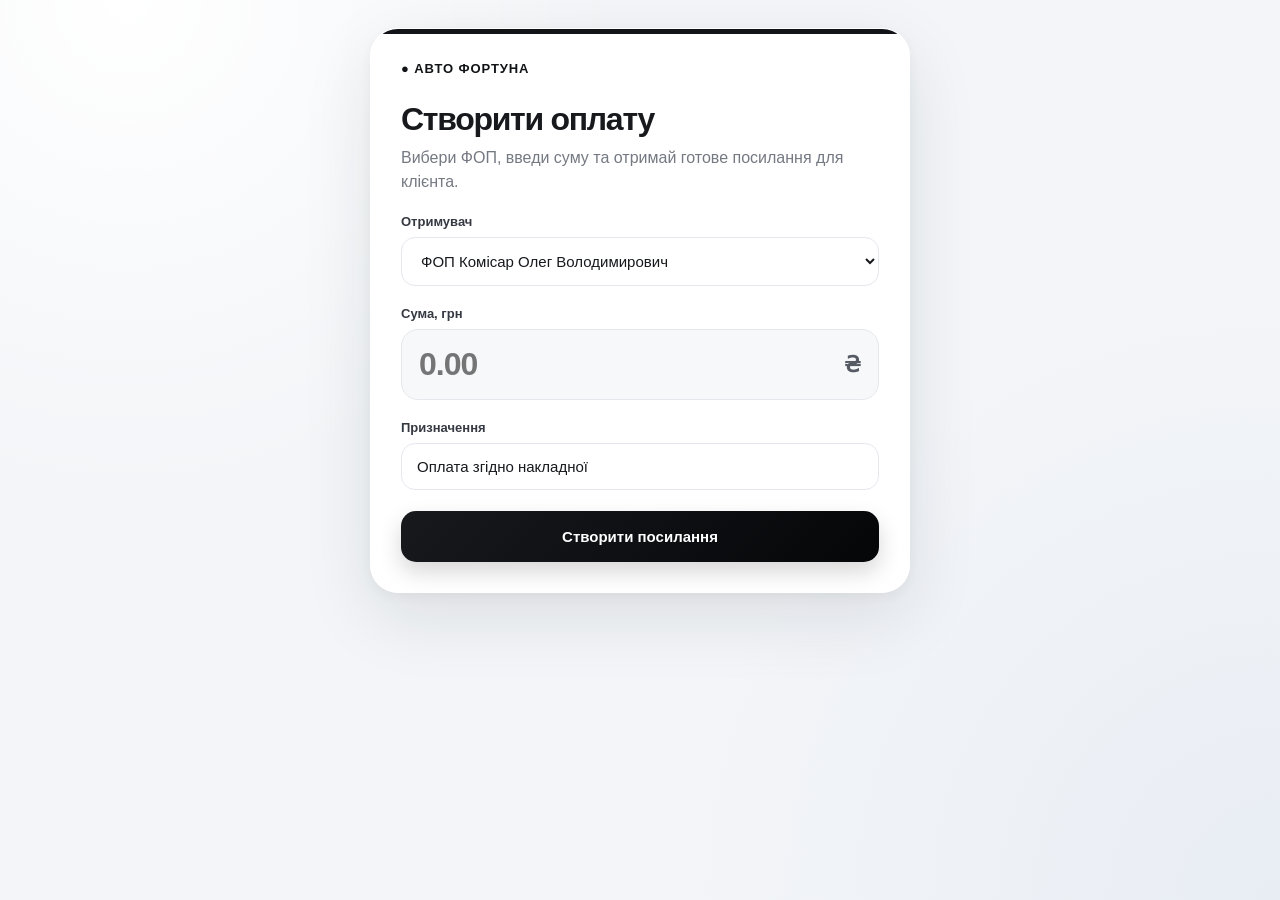
<file: index.html>
<!doctype html>
<html lang="uk">
<head>
<meta charset="utf-8">
<meta name="viewport" content="width=device-width,initial-scale=1">
<title>Авто Фортуна — створення оплати</title>
<link rel="stylesheet" href="style.css">
</head>
<body>
<main class="wrap">
<section class="card">
<div class="brand">● АВТО ФОРТУНА</div>
<h1>Створити оплату</h1>
<p class="muted">Вибери ФОП, введи суму та отримай готове посилання для клієнта.</p>

<label for="fop">Отримувач</label>
<select id="fop" class="text">
<option value="fop1">ФОП Комісар Олег Володимирович</option>
<option value="fop2">ФОП Вашкулат Олександр Васильович</option>
</select>

<label for="amount">Сума, грн</label>
<div class="amount-box">
<input id="amount" inputmode="decimal" placeholder="0.00">
<span>₴</span>
</div>

<label for="purpose">Призначення</label>
<input id="purpose" class="text" value="Оплата згідно накладної">

<button id="create" class="primary" type="button">Створити посилання</button>

<div id="result" class="result hidden">
<b>Посилання для клієнта</b>
<input id="link" class="text" readonly>
<div class="actions">
<button id="copy" class="secondary" type="button">Скопіювати</button>
<button id="open" class="secondary" type="button">Відкрити</button>
</div>
<div id="status"></div>
</div>
</section>
</main>
<script src="app.js"></script>
</body>
</html>
</file>
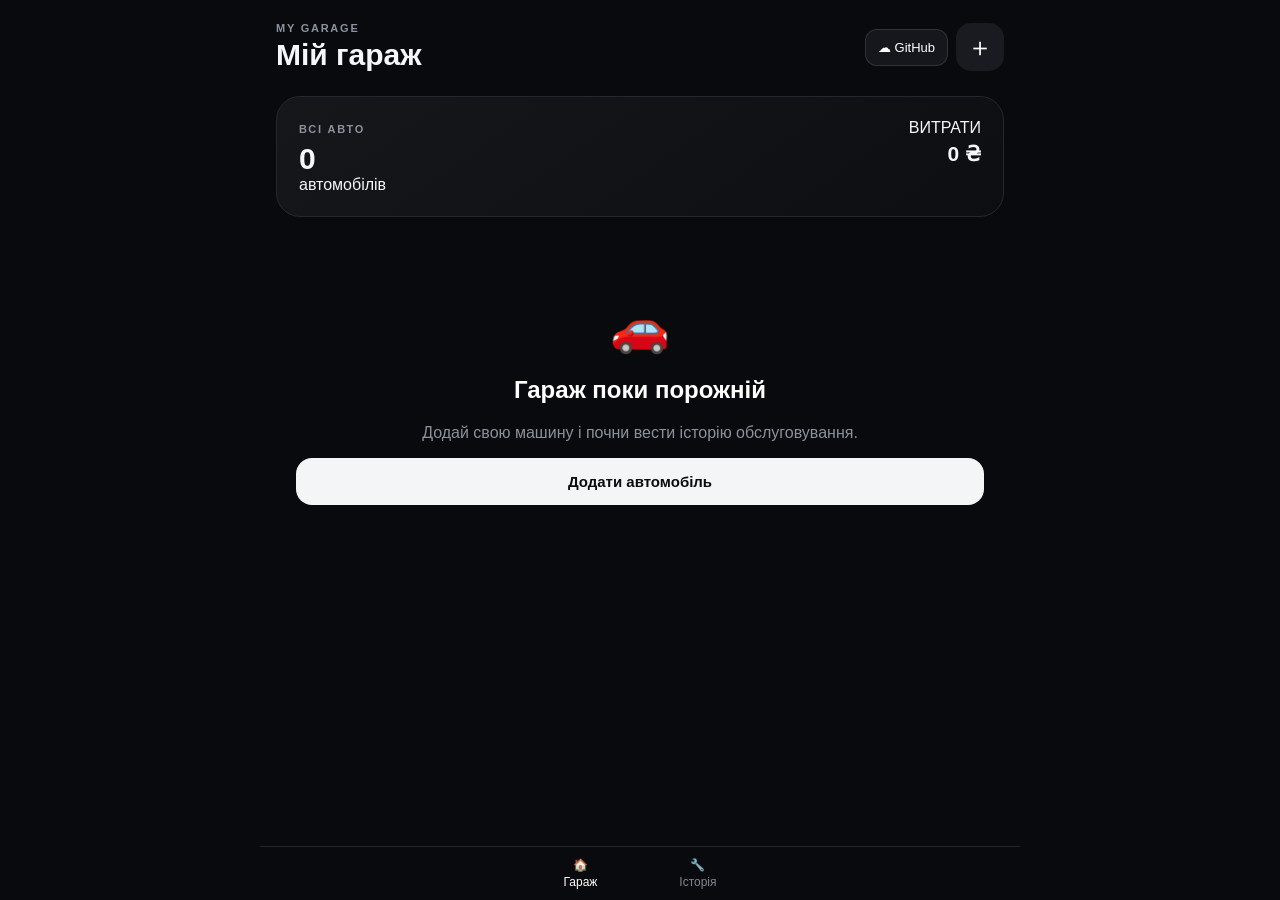
<file: my-garage.html>
<!doctype html>
<html lang="uk">
<head>
<meta charset="utf-8">
<meta name="viewport" content="width=device-width,initial-scale=1,viewport-fit=cover">
<meta name="theme-color" content="#090a0d">
<title>My Garage</title>
<link rel="stylesheet" href="garage.css">
</head>
<body>
<div class="app">
<header class="topbar">
  <div><div class="eyebrow">MY GARAGE</div><h1>Мій гараж</h1></div>
  <div class="top-actions"><button id="syncGithub" class="sync-btn">☁︎ GitHub</button><button id="addCar" class="icon-btn">＋</button></div>
</header>
<main>
  <section class="hero">
    <div><span class="eyebrow">ВСІ АВТО</span><strong id="carCount">0</strong><span>автомобілів</span></div>
    <div class="hero-stat"><span>ВИТРАТИ</span><strong id="totalCost">0 ₴</strong></div>
  </section>
  <div id="cars" class="cars"></div>
  <section id="empty" class="empty hidden"><div class="empty-icon">🚗</div><h2>Гараж поки порожній</h2><p>Додай свою машину і почни вести історію обслуговування.</p><button class="primary" id="addCarEmpty">Додати автомобіль</button></section>
</main>
<nav class="bottom"><button class="nav active">🏠<span>Гараж</span></button><button class="nav" id="historyNav">🔧<span>Історія</span></button></nav>
</div>

<dialog id="carDialog"><form method="dialog" id="carForm" class="dialog">
  <button type="button" class="close" id="closeCar">×</button>
  <div class="eyebrow">НОВИЙ АВТОМОБІЛЬ</div><h2>Додати машину</h2>
  <label>Назва<input name="name" placeholder="Peugeot 206" required></label>
  <div class="grid2"><label>Рік<input name="year" type="number" placeholder="2006"></label><label>Пробіг, км<input name="mileage" type="number" placeholder="187450"></label></div>
  <div class="grid2"><label>Двигун<input name="engine" placeholder="1.4 бензин"></label><label>Коробка<input name="gearbox" placeholder="АКПП"></label></div>
  <label>Власник<input name="owner" placeholder="Я / Папа"></label>
  <button class="primary" value="save">Сохранить</button>
</form></dialog>

<dialog id="carViewDialog"><div class="dialog"><button type="button" class="close" id="closeView">×</button><div id="carView"></div></div></dialog>
<dialog id="syncDialog"><form method="dialog" id="syncForm" class="dialog">
  <button type="button" class="close" id="closeSync">×</button>
  <div class="eyebrow">CLOUD SYNC</div><h2>GitHub-синхронізація</h2>
  <p class="muted">Дані зберігаються у файлі в GitHub у зашифрованому вигляді. Токен не записується у файл.</p>
  <label>GitHub token<input id="ghToken" type="password" autocomplete="off" placeholder="ghp_… або github_pat_…" required></label>
  <label>Пароль шифрування<input id="ghPassword" type="password" autocomplete="off" placeholder="Твій пароль" required></label>
  <div class="sync-actions"><button type="button" class="secondary" id="downloadGithub">↓ Завантажити з GitHub</button><button type="button" class="primary" id="uploadGithub">↑ Зберегти в GitHub</button></div>
  <div id="syncStatus" class="sync-status"></div>
</form></dialog>
<script src="garage.js"></script>
<script src="garage-cloud.js"></script>
</body>
</html>
</file>
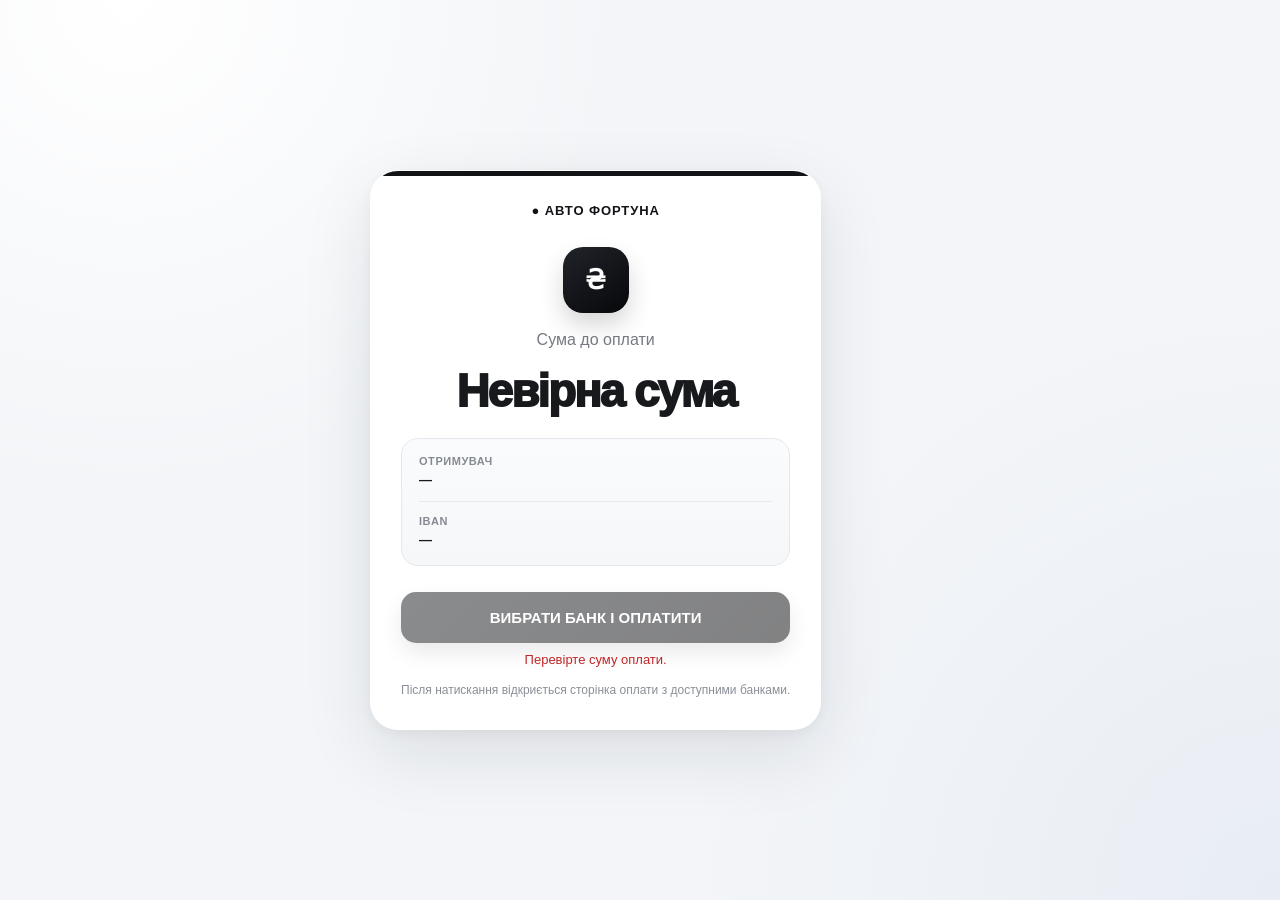
<file: pay.html>
<!doctype html>
<html lang="uk">
<head>
<meta charset="utf-8">
<meta name="viewport" content="width=device-width,initial-scale=1,viewport-fit=cover">
<meta name="theme-color" content="#111111">
<title>Авто Фортуна — оплата</title>
<link rel="stylesheet" href="style.css">
</head>
<body>
<main class="wrap client">
<section class="card center">
<div class="brand">● АВТО ФОРТУНА</div>
<div class="icon">₴</div>
<p class="muted">Сума до оплати</p>
<div id="amount" class="big">—</div>
<p id="purpose" class="muted"></p>

<div class="payment-info">
<div><span>Отримувач</span><b id="recipient">—</b></div>
<div><span>IBAN</span><b id="ibanDisplay">—</b></div>
</div>

<form id="paymentForm" action="https://iban.opendatabot.ua/api/invoice" method="post">
<input name="code" id="paymentCode" type="hidden">
<input name="iban" id="paymentIban" type="hidden">
<input name="amount" id="paymentAmount" type="hidden">
<input name="purpose" id="paymentPurpose" type="hidden">
<input name="responseMode" type="hidden" value="page">
<input name="x-client-key" type="hidden" value="BCJvJtx/9OOtsqvPrW8ay9z2yEezLZrIZf6S+rdB6eQ=">
<input name="x-client-name" type="hidden" value="public">
<button id="pay" class="primary" type="submit">ВИБРАТИ БАНК І ОПЛАТИТИ</button>
</form>

<p id="error" class="error" aria-live="polite"></p>
<p class="small">Після натискання відкриється сторінка оплати з доступними банками.</p>
</section>
</main>
<script src="pay.js"></script>
</body>
</html>
</file>
<file: style.css>
*{box-sizing:border-box}

:root{
  --bg:#f3f5f8;
  --card:#ffffff;
  --text:#17191d;
  --muted:#747982;
  --line:#e4e7ec;
  --soft:#f7f8fa;
  --accent:#111317;
  --success:#168548;
}

html{scroll-behavior:smooth}

body{
  margin:0;
  min-height:100vh;
  background:
    radial-gradient(circle at 10% 0%,#ffffff 0,transparent 34%),
    radial-gradient(circle at 100% 100%,#e8edf4 0,transparent 38%),
    var(--bg);
  color:var(--text);
  font-family:-apple-system,BlinkMacSystemFont,"Segoe UI",Arial,sans-serif;
  -webkit-font-smoothing:antialiased;
}

.wrap{
  width:min(100% - 28px,540px);
  margin:auto;
  padding:28px 0;
}

.client{
  min-height:100vh;
  display:flex;
  align-items:center;
}

.card{
  position:relative;
  overflow:hidden;
  background:rgba(255,255,255,.94);
  border:1px solid rgba(255,255,255,.8);
  border-radius:28px;
  padding:30px;
  box-shadow:0 24px 70px rgba(24,31,42,.10),0 4px 16px rgba(24,31,42,.05);
  backdrop-filter:blur(10px);
}

.card:before{
  content:"";
  position:absolute;
  top:0;
  left:0;
  right:0;
  height:5px;
  background:#111317;
}

.brand{
  display:inline-flex;
  align-items:center;
  gap:7px;
  font-weight:900;
  letter-spacing:.07em;
  font-size:13px;
  color:#111317;
}

.brand::first-letter{font-size:16px}

h1{
  font-size:32px;
  line-height:1.1;
  letter-spacing:-.04em;
  margin:25px 0 9px;
}

.muted{
  color:var(--muted);
  line-height:1.5;
  margin-top:0;
}

label{
  display:block;
  font-weight:750;
  font-size:13px;
  margin:20px 0 8px;
  color:#353941;
}

.amount-box{
  display:flex;
  align-items:center;
  background:var(--soft);
  border:1.5px solid var(--line);
  border-radius:17px;
  padding:0 17px;
  transition:.2s;
}

.amount-box:focus-within{
  background:#fff;
  border-color:#9da3ad;
  box-shadow:0 0 0 4px rgba(17,19,23,.06);
}

.amount-box input{
  width:100%;
  border:0;
  outline:0;
  background:transparent;
  font-size:32px;
  font-weight:900;
  letter-spacing:-.03em;
  padding:16px 0;
  color:var(--text);
}

.amount-box span{
  font-size:22px;
  font-weight:800;
  color:#555a63;
}

.text{
  width:100%;
  padding:14px 15px;
  border:1.5px solid var(--line);
  border-radius:14px;
  font-size:15px;
  outline:0;
  background:#fff;
  color:var(--text);
  transition:.2s;
}

.text:focus{
  border-color:#9da3ad;
  box-shadow:0 0 0 4px rgba(17,19,23,.06);
}

select.text{
  appearance:auto;
  cursor:pointer;
}

.primary,.secondary{
  border:0;
  border-radius:15px;
  font-weight:800;
  cursor:pointer;
  transition:transform .15s,box-shadow .15s,opacity .15s;
}

.primary{
  width:100%;
  padding:17px;
  background:linear-gradient(135deg,#17191d,#050608);
  color:#fff;
  font-size:15px;
  margin-top:21px;
  box-shadow:0 10px 22px rgba(0,0,0,.16);
}

.primary:hover{
  transform:translateY(-1px);
  box-shadow:0 13px 28px rgba(0,0,0,.20);
}

.primary:active,.secondary:active{
  transform:translateY(1px);
}

.primary:disabled{
  cursor:not-allowed;
  opacity:.55;
  transform:none;
}

.secondary{
  padding:13px;
  background:#eef1f4;
  color:#25282e;
}

.secondary:hover{
  background:#e5e8ec;
}

.result{
  margin-top:24px;
  padding:20px 0 0;
  border-top:1px solid var(--line);
}

.result>b{
  display:block;
  font-size:14px;
  margin-bottom:9px;
}

.actions{
  display:grid;
  grid-template-columns:1fr 1fr;
  gap:10px;
  margin-top:10px;
}

.hidden{display:none}

#status{
  font-size:13px;
  margin-top:10px;
  color:var(--success);
}

.center{text-align:center}

.icon{
  margin:28px auto 15px;
  background:linear-gradient(145deg,#202329,#07080a);
  color:#fff;
  border-radius:20px;
  width:66px;
  height:66px;
  display:flex;
  align-items:center;
  justify-content:center;
  font-size:27px;
  font-weight:900;
  box-shadow:0 12px 25px rgba(0,0,0,.16);
}

.big{
  font-size:46px;
  line-height:1;
  letter-spacing:-.045em;
  font-weight:950;
  margin:8px 0 24px;
}

.payment-info{
  margin:20px 0 5px;
  padding:16px 17px;
  border:1px solid var(--line);
  border-radius:17px;
  text-align:left;
  background:linear-gradient(180deg,#fafbfc,#f6f7f9);
}

.payment-info div+div{
  margin-top:13px;
  padding-top:13px;
  border-top:1px solid #e8eaee;
}

.payment-info span{
  display:block;
  color:#858a92;
  font-size:11px;
  font-weight:700;
  text-transform:uppercase;
  letter-spacing:.05em;
  margin-bottom:4px;
}

.payment-info b{
  display:block;
  font-size:13px;
  line-height:1.35;
  word-break:break-word;
}

.error{
  color:#c62828;
  font-size:13px;
  min-height:18px;
  margin:9px 0 0;
}

.small{
  font-size:12px;
  line-height:1.45;
  color:#8a8f97;
  margin-bottom:0;
}

@media(max-width:480px){
  .wrap{width:min(100% - 18px,540px);padding:14px 0}
  .card{padding:25px 20px;border-radius:24px}
  h1{font-size:29px}
  .big{font-size:40px}
  .amount-box input{font-size:29px}
}

@media(prefers-reduced-motion:reduce){
  *{scroll-behavior:auto!important;transition:none!important}
}
</file>
<file: garage.css>
*{box-sizing:border-box}body{margin:0;background:#090a0d;color:#f5f7fa;font-family:-apple-system,BlinkMacSystemFont,"Segoe UI",sans-serif}.app{max-width:760px;margin:auto;min-height:100vh;padding:22px 16px 100px}.topbar{display:flex;justify-content:space-between;align-items:center}.eyebrow{font-size:11px;letter-spacing:.16em;color:#8c929d;font-weight:800}h1{font-size:30px;margin:4px 0 0}.icon-btn,.close{border:0;background:#191b20;color:#fff;border-radius:15px;font-size:26px;width:48px;height:48px}.hero{margin:24px 0 18px;padding:22px;border:1px solid #24272e;border-radius:24px;background:linear-gradient(145deg,#15171b,#0d0e11);display:flex;justify-content:space-between}.hero strong{display:block;font-size:30px;margin-top:5px}.hero-stat{text-align:right}.hero-stat strong{font-size:21px}.cars{display:grid;gap:14px}.car{padding:20px;border:1px solid #24272e;border-radius:24px;background:#111216;cursor:pointer}.car-head{display:flex;justify-content:space-between;gap:15px}.car h2{margin:5px 0;font-size:21px}.badge{font-size:11px;background:#20232a;padding:7px 10px;border-radius:99px;height:max-content}.mileage{font-size:34px;font-weight:800;margin:22px 0 2px}.muted{color:#858b96}.stats{display:flex;gap:20px;border-top:1px solid #24272e;padding-top:14px;margin-top:15px;font-size:13px}.empty{text-align:center;padding:65px 20px;color:#8c929d}.empty h2{color:#fff}.empty-icon{font-size:48px}.hidden{display:none}.primary{border:0;border-radius:16px;background:#f4f5f7;color:#0b0c0e;padding:15px 18px;font-weight:800;font-size:15px;width:100%}dialog{border:0;padding:0;background:transparent;color:#fff;max-width:520px;width:calc(100% - 28px)}dialog::backdrop{background:rgba(0,0,0,.72);backdrop-filter:blur(5px)}.dialog{background:#121419;border:1px solid #292c34;border-radius:26px;padding:24px;position:relative}.dialog h2{font-size:25px;margin:7px 0 22px}.dialog label{display:block;color:#9ba1ab;font-size:13px;margin:13px 0}.dialog input{display:block;width:100%;margin-top:7px;border:1px solid #2b2e36;background:#0b0c0f;color:#fff;border-radius:13px;padding:14px;font-size:16px;outline:none}.grid2{display:grid;grid-template-columns:1fr 1fr;gap:12px}.close{position:absolute;right:14px;top:14px;font-size:22px}.history{display:grid;gap:10px;margin-top:18px}.work{border:1px solid #282b32;border-radius:17px;padding:15px;background:#0d0f12}.work b{display:block;margin-bottom:5px}.bottom{position:fixed;bottom:0;left:0;right:0;margin:auto;max-width:760px;background:rgba(10,11,14,.94);border-top:1px solid #22252b;display:flex;justify-content:center;gap:70px;padding:10px 20px calc(10px + env(safe-area-inset-bottom));backdrop-filter:blur(12px)}.nav{border:0;background:none;color:#7f8590;font-size:12px;display:grid;gap:3px;text-align:center}.nav.active{color:#fff}@media(max-width:480px){.hero{padding:18px}.grid2{grid-template-columns:1fr}.mileage{font-size:30px}}
.top-actions{display:flex;align-items:center;gap:8px}
.sync-btn,.secondary{border:1px solid rgba(255,255,255,.12);background:#15171c;color:#fff;border-radius:12px;padding:10px 12px;font:inherit}
.sync-btn{font-size:13px}
.sync-actions{display:grid;grid-template-columns:1fr 1fr;gap:8px;margin-top:6px}
.sync-status{min-height:20px;margin-top:10px;font-size:13px;color:#8ee0a7}
.sync-status.error{color:#ff8e8e}
@media(max-width:520px){.sync-btn{padding:9px 10px;font-size:12px}.sync-actions{grid-template-columns:1fr}}
</file>
